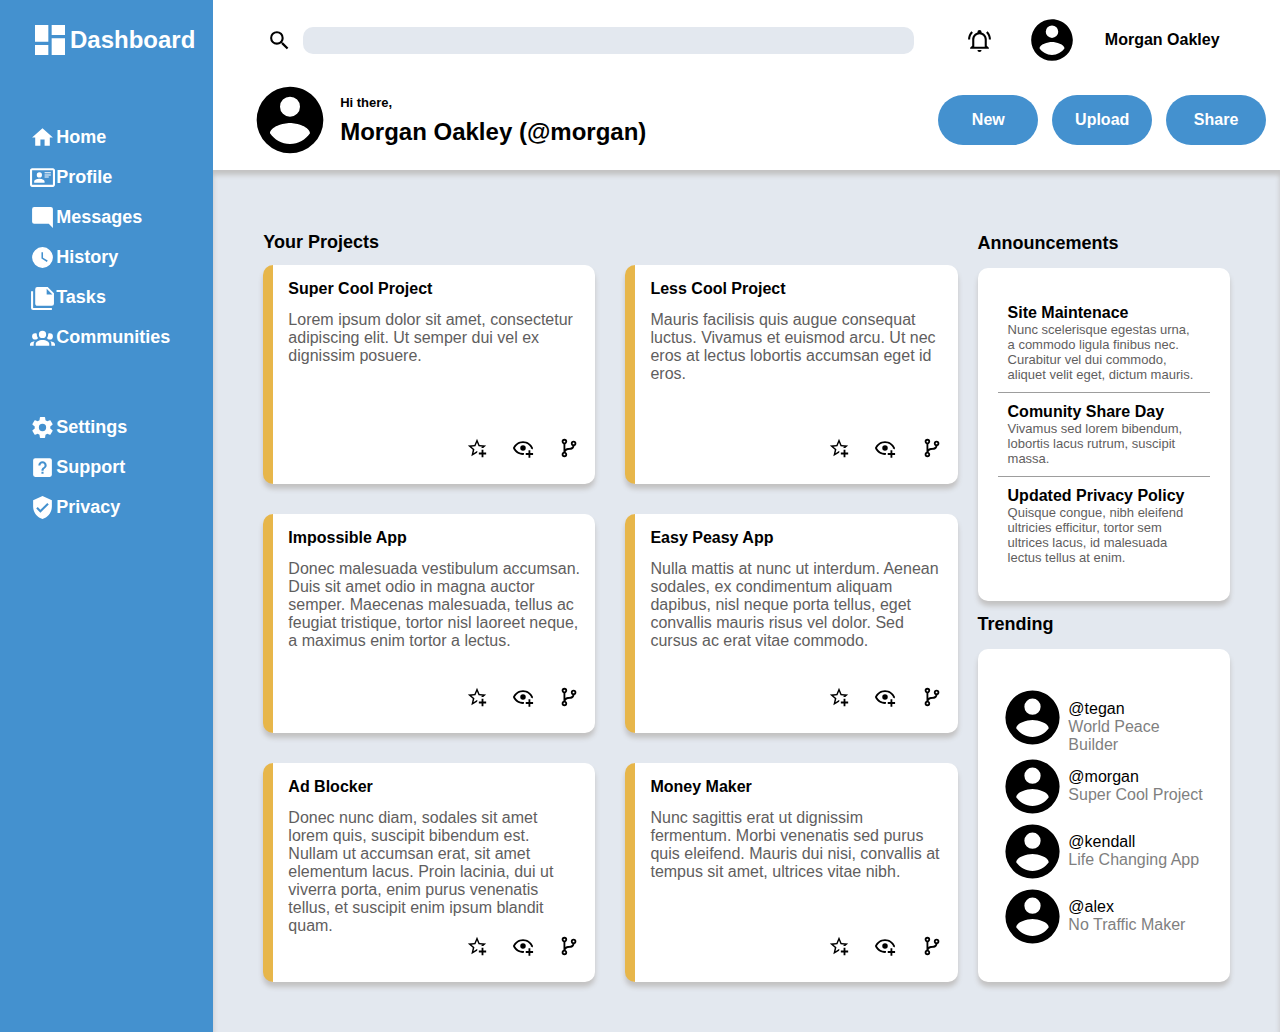
<file: index.html>
<!DOCTYPE html>
<html lang="en">

<head>
    <meta charset="UTF-8">
    <meta name="viewport" content="width=device-width, initial-scale=1.0">
    <link rel="stylesheet" href="./admin-dash.css">
    <title>Admin Dashboard</title>
</head>

<body>
    <div class="layout">
        <div class="header">
            <div class="search-wrapper">
                <img src="./assets/search.svg" alt="search-icon" class="search">
                <input type="text">
            </div>
            <div class="user-info-wrapper">
                <img src="./assets/bell.svg" alt="bell-icon" class="bell-icon">
                <img src="./assets/user.svg" alt="user-icon" class="user-img-small">
                <div>Morgan Oakley</div>
            </div>
            <div class="hi-there-wrapper">
                <img src="./assets/user.svg" alt="user-icon" class="user-img-large">
                <div class="intro-msg">
                    <div>Hi there,</div>
                    <br />
                    <div>Morgan Oakley (@morgan)</div>
                </div>
            </div>
            <div class="menu-wrapper">
                <button>New</button>
                <button>Upload</button>
                <button>Share</button>
            </div>
        </div>
        <div class="sidebar">
            <div class="dashboard-icon-wrapper">
                <img src="./assets/view-dashboard.svg" alt="dash-icon" class="dashboard-icon">
                <div>Dashboard</div>
            </div>
            <div class="vertical-menu-1">
                <div class="menu-item">
                    <img src="./assets/home.svg" alt="home-icon">
                    <div>Home</div>
                </div>
                <div class="menu-item">
                    <img src="./assets/profile.svg" alt="profile-icon">
                    <div>Profile</div>
                </div>
                <div class="menu-item">
                    <img src="./assets/message.svg" alt="message-icon">
                    <div>Messages</div>
                </div>
                <div class="menu-item">
                    <img src="./assets/history.svg" alt="history-icon">
                    <div>History</div>
                </div>
                <div class="menu-item">
                    <img src="./assets/tasks.svg" alt="tasks-icon">
                    <div>Tasks</div>
                </div>
                <div class="menu-item">
                    <img src="./assets/communities.svg" alt="communities-icon">
                    <div>Communities</div>
                </div>
            </div>
            <div class="vertical-menu-2">
                <div class="menu-item">
                    <img src="./assets/settings.svg" alt="settings.icon">
                    <div>Settings</div>
                </div>
                <div class="menu-item">
                    <img src="./assets/help.svg" alt="help-icon">
                    <div>Support</div>
                </div>
                <div class="menu-item">
                    <img src="./assets/privacy.svg" alt="privacy.icon">
                    <div>Privacy</div>
                </div>
            </div>
        </div>
        <div class="main-content">
            <div class="projects-wrapper">
                <div class="section-title">Your Projects</div>
                <div class="project-cards-wrapper">
                    <div class="project-card">
                        <div class="title">Super Cool Project</div>
                        <div class="desc">Lorem ipsum dolor sit amet, consectetur adipiscing elit. Ut semper dui vel ex
                            dignissim posuere.</div>
                        <div class="icons">
                            <img src="./assets/star.svg" alt="star-icon">
                            <img src="./assets/eye.svg" alt="eye-icon">
                            <img src="./assets/branch.svg" alt="branch-icon">
                        </div>
                    </div>
                    <div class="project-card">
                        <div class="title">Less Cool Project</div>
                        <div class="desc">Mauris facilisis quis augue consequat luctus. Vivamus et euismod arcu. Ut nec
                            eros at lectus lobortis accumsan eget id eros.</div>
                        <div class="icons">
                            <img src="./assets/star.svg" alt="star-icon">
                            <img src="./assets/eye.svg" alt="eye-icon">
                            <img src="./assets/branch.svg" alt="branch-icon">
                        </div>
                    </div>
                    <div class="project-card">
                        <div class="title">Impossible App</div>
                        <div class="desc">Donec malesuada vestibulum accumsan. Duis sit amet odio in magna auctor
                            semper. Maecenas malesuada, tellus ac feugiat tristique, tortor nisl laoreet neque, a
                            maximus enim tortor a lectus.</div>
                        <div class="icons">
                            <img src="./assets/star.svg" alt="star-icon">
                            <img src="./assets/eye.svg" alt="eye-icon">
                            <img src="./assets/branch.svg" alt="branch-icon">
                        </div>
                    </div>
                    <div class="project-card">
                        <div class="title">Easy Peasy App</div>
                        <div class="desc">Nulla mattis at nunc ut interdum. Aenean sodales, ex condimentum aliquam
                            dapibus, nisl neque porta tellus, eget convallis mauris risus vel dolor. Sed cursus ac erat
                            vitae commodo.</div>
                        <div class="icons">
                            <img src="./assets/star.svg" alt="star-icon">
                            <img src="./assets/eye.svg" alt="eye-icon">
                            <img src="./assets/branch.svg" alt="branch-icon">
                        </div>
                    </div>
                    <div class="project-card">
                        <div class="title">Ad Blocker</div>
                        <div class="desc">Donec nunc diam, sodales sit amet lorem quis, suscipit bibendum est. Nullam ut
                            accumsan erat, sit amet elementum lacus. Proin lacinia, dui ut viverra porta, enim purus
                            venenatis tellus, et suscipit enim ipsum blandit quam.</div>
                        <div class="icons">
                            <img src="./assets/star.svg" alt="star-icon">
                            <img src="./assets/eye.svg" alt="eye-icon">
                            <img src="./assets/branch.svg" alt="branch-icon">
                        </div>
                    </div>
                    <div class="project-card">
                        <div class="title">Money Maker</div>
                        <div class="desc">Nunc sagittis erat ut dignissim fermentum. Morbi venenatis sed purus quis
                            eleifend. Mauris dui nisi, convallis at tempus sit amet, ultrices vitae nibh.</div>
                        <div class="icons">
                            <img src="./assets/star.svg" alt="star-icon">
                            <img src="./assets/eye.svg" alt="eye-icon">
                            <img src="./assets/branch.svg" alt="branch-icon">
                        </div>
                    </div>
                </div>
            </div>
            <div class="announcements-wrapper">
                <div class="section-title">Announcements</div>
                <div class="announcements-card">
                    <div class="announcement">
                        <div class="title">Site Maintenace</div>
                        <div class="desc">Nunc scelerisque egestas urna, a commodo ligula finibus nec. Curabitur vel dui commodo, aliquet velit eget, dictum mauris.</div>
                    </div>
                    <div class="announcement">
                        <div class="title">Comunity Share Day</div>
                        <div class="desc">Vivamus sed lorem bibendum, lobortis lacus rutrum, suscipit massa.</div>
                    </div>
                    <div class="announcement">
                        <div class="title">Updated Privacy Policy</div>
                        <div class="desc">Quisque congue, nibh eleifend ultricies efficitur, tortor sem ultrices lacus, id malesuada lectus tellus at enim.</div>
                    </div>
                </div>
            </div>
            <div class="trending-wrapper">
                <div class="section-title">Trending</div>
                <div class="trending-card">
                    <div class="trending-item">
                        <img src="./assets/user.svg" alt="user-icon">
                        <div class="username">@tegan</div>
                        <div class="project-name">World Peace Builder</div>
                    </div>
                    <div class="trending-item">
                        <img src="./assets/user.svg" alt="user-icon">
                        <div class="username">@morgan</div>
                        <div class="project-name">Super Cool Project</div>
                    </div>
                    <div class="trending-item">
                        <img src="./assets/user.svg" alt="user-icon">
                        <div class="username">@kendall</div>
                        <div class="project-name">Life Changing App</div>
                    </div>
                    <div class="trending-item">
                        <img src="./assets/user.svg" alt="user-icon">
                        <div class="username">@alex</div>
                        <div class="project-name">No Traffic Maker</div>
                    </div>
                </div>
            </div>
        </div>
    </div>
</body>

</html>
</file>
<file: admin-dash.css>
/* START: for visualization purposes */
.search-wrapper {

}

.menu-wrapper {

}
/* END: for visualization purposes */

:root {
    --brand-blue: rgb(68,145,207)	;
    --brand-grey: rgb(227	232	239	) ;
    --brand-white: white;
}

body {
    height: 100vh;
    width: 100vw;
    display: flex;
    padding: 0;
    margin: 0;

    font-family: 'Helvetica Neue', sans-serif;
}


.layout {
    display: grid;
    grid-template-columns: 1fr 5fr;
    grid-template-rows: 1fr 5fr;
    height: 100%;
    width: 100%;
}

/* START: Header styling  */

.header {
    grid-column: 2 / 3;
    grid-row: 1 / 2;
    background-color: var(--brand-white);

    display: grid;
    grid-template-columns: 2fr 1fr;
    grid-template-rows: 1fr 1fr;
    align-items: center;

    padding-bottom: 10px;
}

.search-wrapper {
    grid-column: 1 / 2;
    grid-row: 1 / 2;

    display: grid;
    grid-template-columns: 1fr 8fr;

}

.search-wrapper > img {
    height: 25px;
    width: 25px;
    justify-self: end;
    align-self: center;
}

.search-wrapper > input {
    justify-self: center;
    width: 95%;
    background-color: var(--brand-grey);
    font-size: 16px;
    height: 25px;
    border-style: none;
    border-radius: 10px;
    padding-left: 0.5em;
}

.user-info-wrapper {
    grid-column: 2 / 3;
    grid-row: 1 / 2;
    align-self: center;
    justify-self: center;

    display: grid;
    grid-template-columns: 1fr 1fr 3fr;
    column-gap: 10px;
}

.user-info-wrapper > img {
    align-self: center;
}

.user-info-wrapper > img[alt="bell-icon"] {
    height: 25px;
    width: 25px;
}

.user-info-wrapper > img[alt="user-icon"] {
    height: 50px;
    width: 50px;
}

.user-info-wrapper > div {
    font-weight: bold;
    font-size: 16px;
    align-self: center;
    justify-self: center;
}

.hi-there-wrapper {
    grid-column: 1 / 2;
    grid-row: 2 / 3;

    display: grid;
    grid-template-columns: 1fr 5fr;
    column-gap: 10px;
}

.hi-there-wrapper > img {
    grid-column: 1 / 2;
    height: 80px;
    width: 80px;
    align-self: center;
    justify-self: end;
}

.hi-there-wrapper > div {
    grid-column: 2 / 3;
    align-self: center;
    justify-self: start;
}

.hi-there-wrapper > div > div:first-child {
    font-size: small;
    font-weight: bold;
}

.hi-there-wrapper > div > div:last-child {
    margin-top: -10px;
    font-size: x-large;
    font-weight: bold;
}

.menu-wrapper {
    grid-column: 2 / 3;
    grid-row: 2 / 3;

    display: flex;
    justify-content: space-evenly;
    align-content: center;
}

.menu-wrapper > button {
    height: 50px;
    width: 100px;
    border-radius: 30px;
    border-style: none;
    background-color: var(--brand-blue);
    color: var(--brand-white);
    font-weight: bold;
    font-size: 16px;
}

/* END: Header styling  */

/* START: Sidebar styling  */

.sidebar {
    display: flex;
    flex-direction: column;
    justify-content: flex-start;
    padding-left: 30px;

    grid-column: 1 / 2;
    grid-row: 1 / 3;
    background-color: var(--brand-blue);
}

.dashboard-icon-wrapper,
.menu-item {
    display: grid;
    grid-template-columns: 1fr 6fr;
    grid-template-rows: 1fr;
    align-items: center;
}

.dashboard-icon-wrapper {
    font-size: x-large;
    font-weight: bold;
    margin-top: 20px;
}

.dashboard-icon-wrapper > img,
.menu-item > img {
    height: 20px;
    width: 20px;
    grid-column: 1 / 2;
}

.dashboard-icon-wrapper > img {
    height: 40px;
    width: 40px;
}

.dashboard-icon-wrapper > div,
.menu-item > div {
    grid-column: 2 / 3;
}

.dashboard-icon-wrapper,
.menu-item {
    color: var(--brand-white);
}

.vertical-menu-1,
.vertical-menu-2 {
    margin-top: 50px;
}

.menu-item {
    margin-top: 15px;
    font-size: large;
    font-weight: bold;
}

.menu-item > img {
    height: 25px;
    width: 25px;
}

/* END: Sidebar styling  */

/* START: Main content styling  */

.main-content {
    grid-column: 2 / 3;
    grid-row: 2 / 3;
    background-color: var(--brand-grey);
    padding: 50px;

    display: grid;
    grid-template-columns: 2.75fr 1fr;
    column-gap: 20px;
    grid-template-rows: 1fr 1fr;
    box-shadow: 0px 5px 5px rgb(195, 194, 194) inset;
}

.main-content > .projects-wrapper {
    grid-column: 1 / 2;
    grid-row: 1 / 3;

    display: grid;
    grid-template-rows: 1fr 16fr;
}

.main-content > .projects-wrapper > .section-title {
    grid-column: 1 / 2;
    grid-row: 1 / 2;
}

.project-cards-wrapper {
    grid-column: 1 / 2;
    grid-row: 2 / 3;

    display: grid;
    grid-template-columns: 1fr 1fr;
    grid-template-rows: 1fr 1fr 1fr;
    row-gap: 30px;
    column-gap: 30px;

}

.project-card {
    background-color: var(--brand-white);
    border-radius: 10px;
    border-left: 10px solid rgb(231	182	74	);
    padding: 15px;
    box-shadow: 0px 5px 5px rgb(195, 194, 194);

    display: grid;
    grid-template-rows: 1fr 4fr 1fr;
}

.project-card > .title {
    font-weight: bold;
}

.project-card > .desc {
    color: rgb(95, 94, 94);
}

.project-card > .icons {
    justify-self: end;
}

.icons > img {
    height: 22px;
    width: auto;
    margin-left: 20px
}

.section-title {
    font-weight: bold;
    font-size: large;
    align-self: center;
    justify-self: start;
}

.main-content > .announcements-wrapper {
    grid-column: 2 / 3;
    grid-row: 1 / 2;

    display: grid;
    grid-template-rows: 1fr 7fr;
}

.main-content > .trending-wrapper {
    grid-column: 2 / 3;
    grid-row: 2 / 3;

    display: grid;
    grid-template-rows: 1fr 7fr;
}

.announcements-card,
.trending-card {
    display: flex;
    flex-direction: column;
    justify-content: center;
    align-content: center;

    background-color: var(--brand-white);
    border-radius: 10px;
    padding: 20px;
    box-shadow: 0px 5px 5px rgb(195, 194, 194);

}

.announcements-card > .announcement:first-child {
    border-bottom: 1px solid rgb(157, 157, 157);
}

.announcements-card > .announcement:last-child {
    border-top: 1px solid rgb(157, 157, 157);
}

.announcement {
    padding: 10px;
}

.announcement > .title {
    font-weight: bold;
    font-size: medium;
}

.announcement > .desc {
    font-size: small;
    color: rgb(95, 94, 94);
}

.trending-item {
    display: grid;
    grid-template-columns: 1fr 2fr;
    grid-template-rows: 1fr 1fr;
}

.trending-item > img {
    grid-column: 1 / 2;
    grid-row: 1 / 3;
    align-self: center;
    justify-self: center;

    height: 65px;
    width: auto;
}

.trending-item > .username {
    grid-column: 2 / 3;
    grid-row: 1 / 2;
    align-self: end;
    justify-self: start;
}

.trending-item > .project-name {
    grid-column: 2 / 3;
    grid-row: 2 / 3;
    align-self: start;
    justify-self: start;
    color: rgb(128, 127, 127);
}

/* END: Main content styling  */
</file>
